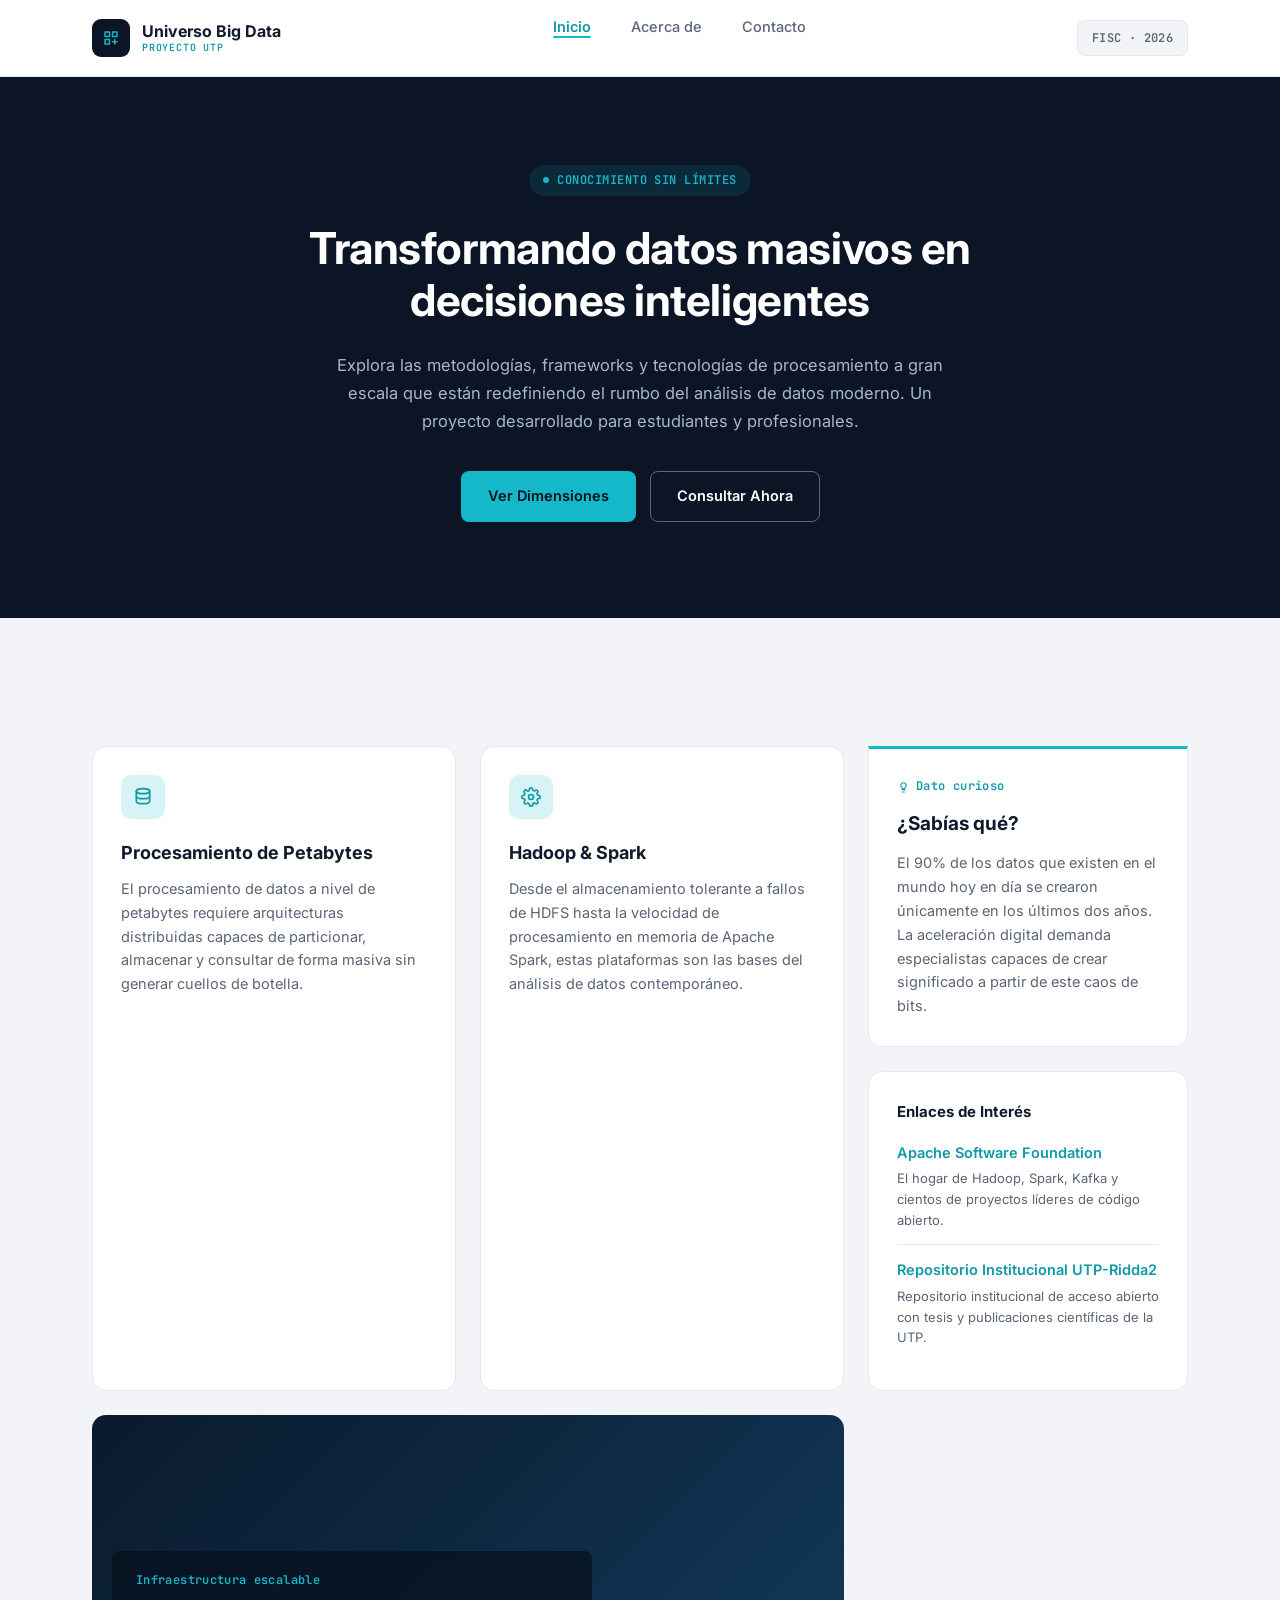
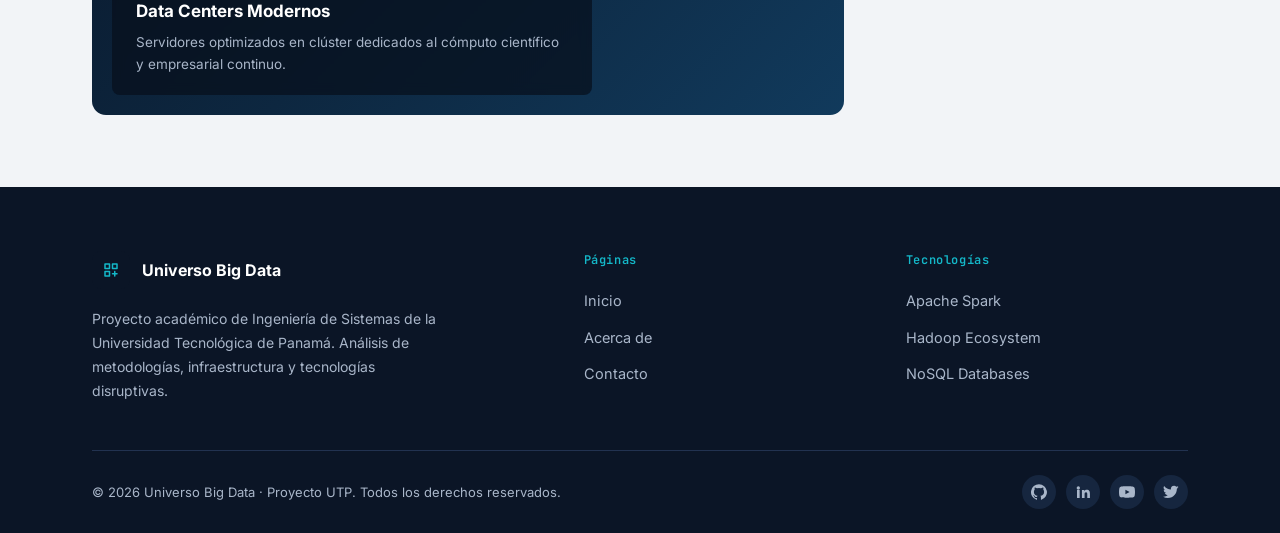
<file: index.html>
<!DOCTYPE html>
<html lang="es">
<head>
<meta charset="UTF-8">
<meta http-equiv="refresh" content="0; url=html/index.html">
<title>Universo Big Data</title>
</head>
<body>
  <p>Redirigiendo… si no ocurre automáticamente, <a href="html/index.html">haz clic aquí</a>.</p>
  <script>window.location.replace("html/index.html");</script>
</body>
</html>
</file>
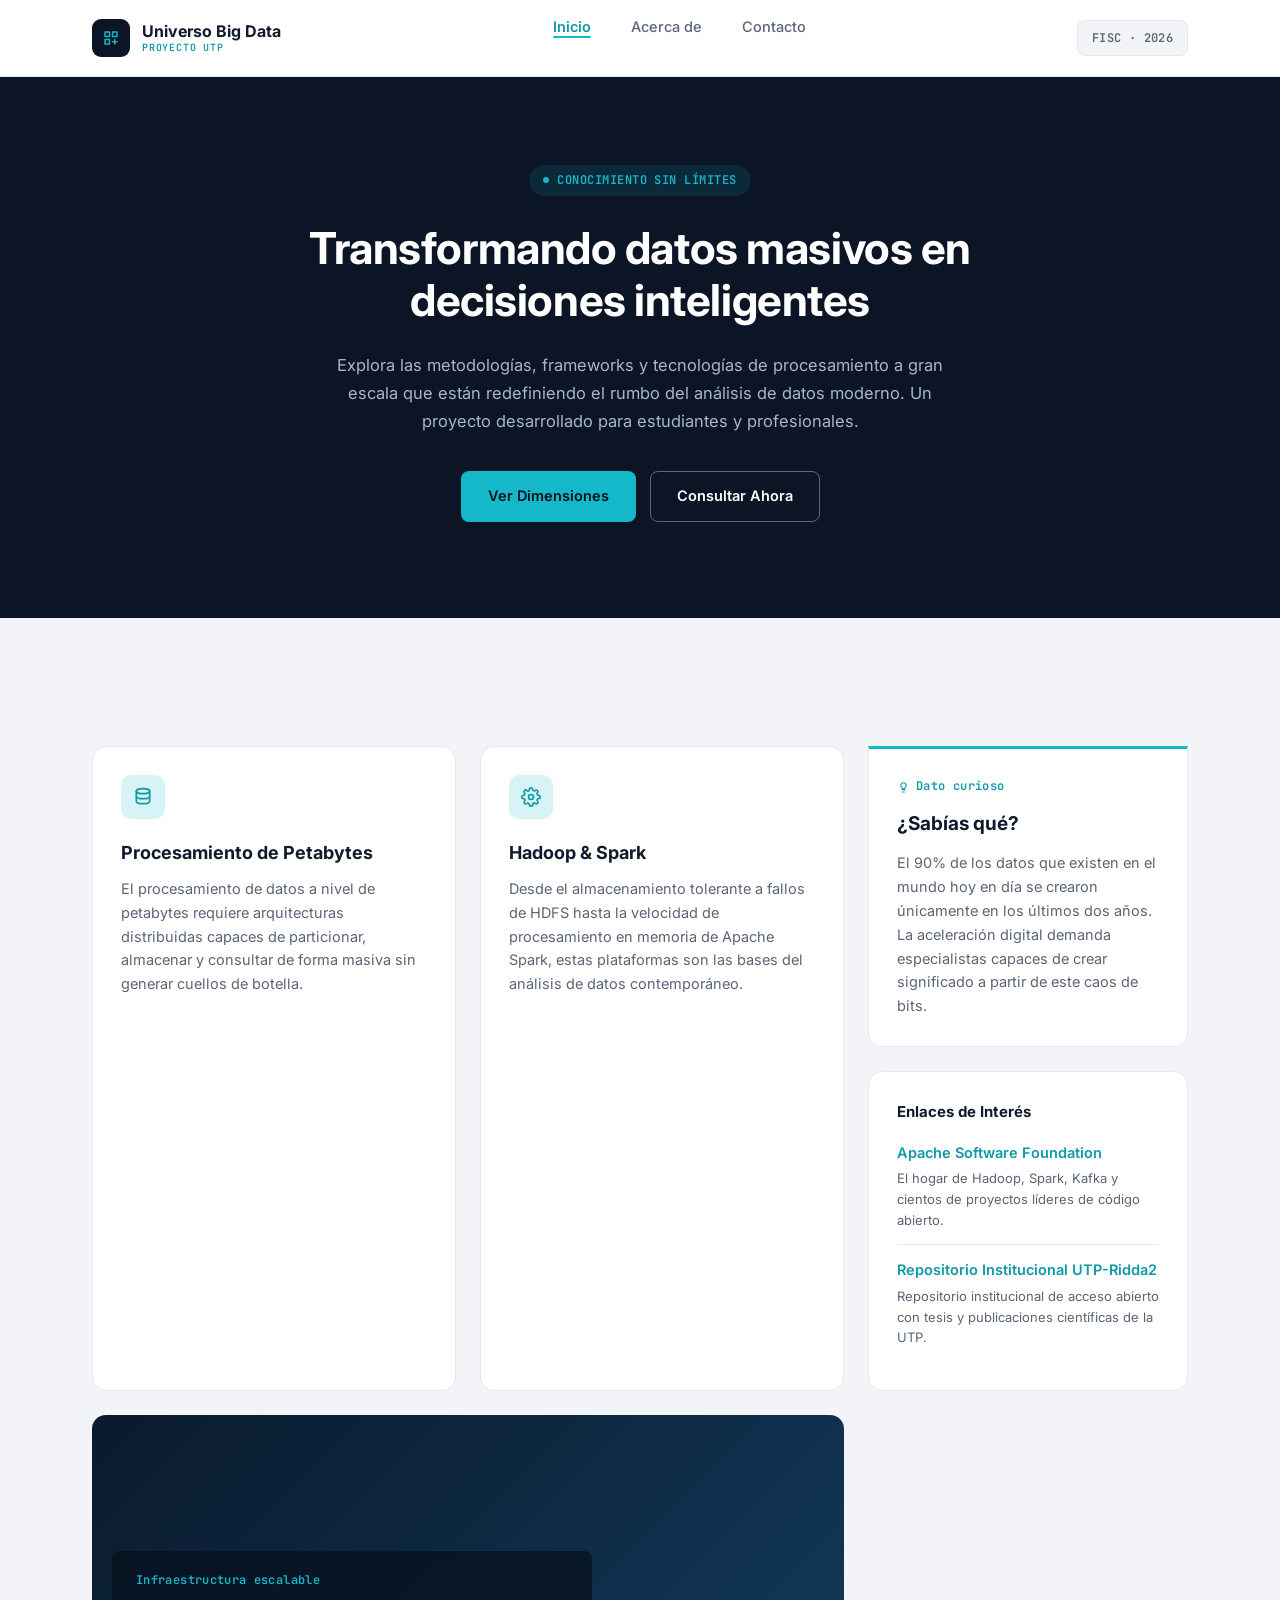
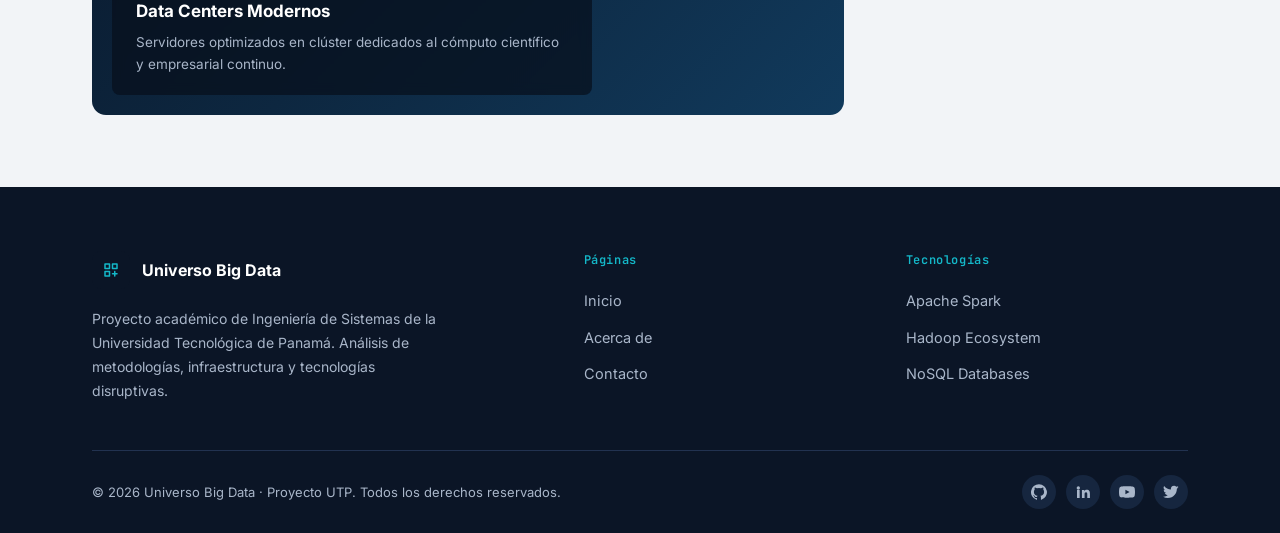
<file: html/index.html>
<!DOCTYPE html>
<html lang="es">
<head>
<meta charset="UTF-8">
<meta name="viewport" content="width=device-width, initial-scale=1.0">
<title>Universo Big Data · Inicio</title>
<link rel="stylesheet" href="../css/style.css">
</head>
<body>

<header class="site-header">
  <div class="wrap">
    <a href="index.html" class="brand">
      <span class="brand-mark">
        <svg viewBox="0 0 24 24" fill="none" stroke="#14b8c9" stroke-width="2" stroke-linecap="round" stroke-linejoin="round"><path d="M4 4h6v6H4z"/><path d="M14 4h6v6h-6z"/><path d="M4 14h6v6H4z"/><path d="M17 14v6M14 17h6"/></svg>
      </span>
      <span class="brand-text">
        <span class="name">Universo Big Data</span>
        <span class="sub">PROYECTO UTP</span>
      </span>
    </a>

    <nav class="main-nav">
      <a href="index.html" class="active">Inicio</a>
      <a href="acerca.html">Acerca de</a>
      <a href="contacto.html">Contacto</a>
    </nav>

    <div style="display:flex; align-items:center; gap:14px;">
      <span class="header-badge">FISC · 2026</span>
      <button class="nav-toggle" aria-label="Abrir menú" aria-expanded="false">
        <svg viewBox="0 0 24 24" fill="none" stroke="currentColor" stroke-width="2" stroke-linecap="round"><line x1="3" y1="6" x2="21" y2="6"/><line x1="3" y1="12" x2="21" y2="12"/><line x1="3" y1="18" x2="21" y2="18"/></svg>
      </button>
    </div>
  </div>
</header>

<section class="hero">
  <div class="wrap">
    <span class="eyebrow eyebrow--on-dark">Conocimiento sin límites</span>
    <h1>Transformando datos masivos en decisiones inteligentes</h1>
    <p>Explora las metodologías, frameworks y tecnologías de procesamiento a gran escala que están redefiniendo el rumbo del análisis de datos moderno. Un proyecto desarrollado para estudiantes y profesionales.</p>
    <div class="hero-actions">
      <a href="acerca.html" class="btn btn-primary">Ver Dimensiones</a>
      <a href="contacto.html" class="btn btn-outline-dark">Consultar Ahora</a>
    </div>
  </div>
</section>

<section class="section">
  <div class="wrap">
    <div class="grid-main">

      <article class="card">
        <div class="card-icon">
          <svg viewBox="0 0 24 24" fill="none" stroke="currentColor" stroke-width="2" stroke-linecap="round" stroke-linejoin="round"><ellipse cx="12" cy="5" rx="8" ry="3"/><path d="M4 5v6c0 1.7 3.6 3 8 3s8-1.3 8-3V5"/><path d="M4 11v6c0 1.7 3.6 3 8 3s8-1.3 8-3v-6"/></svg>
        </div>
        <h3>Procesamiento de Petabytes</h3>
        <p>El procesamiento de datos a nivel de petabytes requiere arquitecturas distribuidas capaces de particionar, almacenar y consultar de forma masiva sin generar cuellos de botella.</p>
      </article>

      <article class="card">
        <div class="card-icon">
          <svg viewBox="0 0 24 24" fill="none" stroke="currentColor" stroke-width="2" stroke-linecap="round" stroke-linejoin="round"><circle cx="12" cy="12" r="3"/><path d="M19.4 15a1.65 1.65 0 0 0 .33 1.82l.06.06a2 2 0 1 1-2.83 2.83l-.06-.06a1.65 1.65 0 0 0-1.82-.33 1.65 1.65 0 0 0-1 1.51V21a2 2 0 0 1-4 0v-.09A1.65 1.65 0 0 0 9 19.4a1.65 1.65 0 0 0-1.82.33l-.06.06a2 2 0 1 1-2.83-2.83l.06-.06a1.65 1.65 0 0 0 .33-1.82 1.65 1.65 0 0 0-1.51-1H3a2 2 0 0 1 0-4h.09A1.65 1.65 0 0 0 4.6 9a1.65 1.65 0 0 0-.33-1.82l-.06-.06a2 2 0 1 1 2.83-2.83l.06.06a1.65 1.65 0 0 0 1.82.33H9a1.65 1.65 0 0 0 1-1.51V3a2 2 0 0 1 4 0v.09a1.65 1.65 0 0 0 1 1.51 1.65 1.65 0 0 0 1.82-.33l.06-.06a2 2 0 1 1 2.83 2.83l-.06.06a1.65 1.65 0 0 0-.33 1.82V9a1.65 1.65 0 0 0 1.51 1H21a2 2 0 0 1 0 4h-.09a1.65 1.65 0 0 0-1.51 1z"/></svg>
        </div>
        <h3>Hadoop &amp; Spark</h3>
        <p>Desde el almacenamiento tolerante a fallos de HDFS hasta la velocidad de procesamiento en memoria de Apache Spark, estas plataformas son las bases del análisis de datos contemporáneo.</p>
      </article>

      <aside class="side-stack">
        <article class="card card--accent">
          <span class="tag">
            <svg width="13" height="13" viewBox="0 0 24 24" fill="none" stroke="currentColor" stroke-width="2" stroke-linecap="round" stroke-linejoin="round"><path d="M9 18h6M10 22h4M15.09 14A5 5 0 1 0 9 14c.5.5 1 1.3 1 2h4c0-.7.5-1.5 1-2z"/></svg>
            Dato curioso
          </span>
          <h3>¿Sabías qué?</h3>
          <p>El 90% de los datos que existen en el mundo hoy en día se crearon únicamente en los últimos dos años. La aceleración digital demanda especialistas capaces de crear significado a partir de este caos de bits.</p>
        </article>

        <article class="card links-card">
          <h3>Enlaces de Interés</h3>
          <div class="link-item">
            <a href="https://www.apache.org/" target="_blank" rel="noopener">Apache Software Foundation</a>
            <p>El hogar de Hadoop, Spark, Kafka y cientos de proyectos líderes de código abierto.</p>
          </div>
          <div class="link-item">
            <a href="https://ridda2.utp.ac.pa/" target="_blank" rel="noopener">Repositorio Institucional UTP-Ridda2</a>
            <p>Repositorio institucional de acceso abierto con tesis y publicaciones científicas de la UTP.</p>
          </div>
        </article>
      </aside>

      <div class="feature-media">
        <svg class="bg-pattern" viewBox="0 0 600 320" preserveAspectRatio="xMidYMid slice" xmlns="http://www.w3.org/2000/svg">
          <defs>
            <linearGradient id="rack" x1="0" y1="0" x2="0" y2="1">
              <stop offset="0%" stop-color="#14b8c9" stop-opacity="0.5"/>
              <stop offset="100%" stop-color="#14b8c9" stop-opacity="0"/>
            </linearGradient>
          </defs>
          <g stroke="url(#rack)" stroke-width="2">
            <line x1="40" y1="0" x2="40" y2="320"/>
            <line x1="110" y1="0" x2="110" y2="320"/>
            <line x1="180" y1="0" x2="180" y2="320"/>
            <line x1="250" y1="0" x2="250" y2="320"/>
            <line x1="320" y1="0" x2="320" y2="320"/>
            <line x1="390" y1="0" x2="390" y2="320"/>
            <line x1="460" y1="0" x2="460" y2="320"/>
            <line x1="530" y1="0" x2="530" y2="320"/>
          </g>
        </svg>
        <div class="feature-caption">
          <span class="tag">Infraestructura escalable</span>
          <h3>Data Centers Modernos</h3>
          <p>Servidores optimizados en clúster dedicados al cómputo científico y empresarial continuo.</p>
        </div>
      </div>

    </div>
  </div>
</section>

<footer class="site-footer">
  <div class="wrap">
    <div class="footer-top">
      <div class="footer-brand">
        <a href="index.html" class="brand">
          <span class="brand-mark">
            <svg viewBox="0 0 24 24" fill="none" stroke="#14b8c9" stroke-width="2" stroke-linecap="round" stroke-linejoin="round"><path d="M4 4h6v6H4z"/><path d="M14 4h6v6h-6z"/><path d="M4 14h6v6H4z"/><path d="M17 14v6M14 17h6"/></svg>
          </span>
          <span class="brand-text">
            <span class="name">Universo Big Data</span>
          </span>
        </a>
        <p>Proyecto académico de Ingeniería de Sistemas de la Universidad Tecnológica de Panamá. Análisis de metodologías, infraestructura y tecnologías disruptivas.</p>
      </div>

      <div class="footer-col">
        <h4>Páginas</h4>
        <ul>
          <li><a href="index.html">Inicio</a></li>
          <li><a href="acerca.html">Acerca de</a></li>
          <li><a href="contacto.html">Contacto</a></li>
        </ul>
      </div>

      <div class="footer-col">
        <h4>Tecnologías</h4>
        <ul>
          <li><a href="#">Apache Spark</a></li>
          <li><a href="#">Hadoop Ecosystem</a></li>
          <li><a href="#">NoSQL Databases</a></li>
        </ul>
      </div>
    </div>

    <div class="footer-bottom">
      <p>© 2026 Universo Big Data · Proyecto UTP. Todos los derechos reservados.</p>
      <div class="social-links">
        <a href="#" aria-label="GitHub"><svg viewBox="0 0 24 24" fill="currentColor"><path d="M12 .3a12 12 0 0 0-3.8 23.4c.6.1.8-.3.8-.6v-2c-3.3.7-4-1.6-4-1.6-.6-1.4-1.3-1.8-1.3-1.8-1.1-.7.1-.7.1-.7 1.2.1 1.8 1.2 1.8 1.2 1 1.8 2.8 1.3 3.5 1 .1-.8.4-1.3.8-1.6-2.7-.3-5.5-1.3-5.5-6a4.6 4.6 0 0 1 1.2-3.2 4.3 4.3 0 0 1 .1-3.2s1-.3 3.3 1.2a11.5 11.5 0 0 1 6 0c2.3-1.5 3.3-1.2 3.3-1.2a4.3 4.3 0 0 1 .1 3.2 4.6 4.6 0 0 1 1.2 3.2c0 4.7-2.8 5.7-5.5 6 .4.4.8 1.1.8 2.2v3.3c0 .3.2.7.8.6A12 12 0 0 0 12 .3Z"/></svg></a>
        <a href="#" aria-label="LinkedIn"><svg viewBox="0 0 24 24" fill="currentColor"><path d="M4.98 3.5a2.5 2.5 0 1 1 0 5 2.5 2.5 0 0 1 0-5ZM3 9h4v12H3V9Zm7 0h3.8v1.7h.05c.53-1 1.83-2 3.77-2 4.03 0 4.78 2.66 4.78 6.12V21h-4v-5.6c0-1.34-.02-3.06-1.87-3.06-1.87 0-2.15 1.46-2.15 2.96V21h-4V9Z"/></svg></a>
        <a href="#" aria-label="YouTube"><svg viewBox="0 0 24 24" fill="currentColor"><path d="M23.5 6.2a3 3 0 0 0-2.1-2.1C19.5 3.5 12 3.5 12 3.5s-7.5 0-9.4.6A3 3 0 0 0 .5 6.2 31 31 0 0 0 0 12a31 31 0 0 0 .5 5.8 3 3 0 0 0 2.1 2.1c1.9.6 9.4.6 9.4.6s7.5 0 9.4-.6a3 3 0 0 0 2.1-2.1A31 31 0 0 0 24 12a31 31 0 0 0-.5-5.8ZM9.6 15.5v-7l6.3 3.5-6.3 3.5Z"/></svg></a>
        <a href="#" aria-label="Twitter"><svg viewBox="0 0 24 24" fill="currentColor"><path d="M23.6 4.6a9.6 9.6 0 0 1-2.7.75A4.7 4.7 0 0 0 23 2.9a9.5 9.5 0 0 1-3 1.14 4.7 4.7 0 0 0-8 4.3A13.4 13.4 0 0 1 1.7 3.1a4.7 4.7 0 0 0 1.46 6.3 4.7 4.7 0 0 1-2.14-.6v.06a4.7 4.7 0 0 0 3.77 4.6 4.7 4.7 0 0 1-2.13.08 4.7 4.7 0 0 0 4.4 3.27A9.5 9.5 0 0 1 0 19a13.4 13.4 0 0 0 7.3 2.14c8.7 0 13.5-7.2 13.5-13.5v-.6a9.6 9.6 0 0 0 2.4-2.5Z"/></svg></a>
      </div>
    </div>
  </div>
</footer>

<script src="../js/script.js"></script>
</body>
</html>
</file>
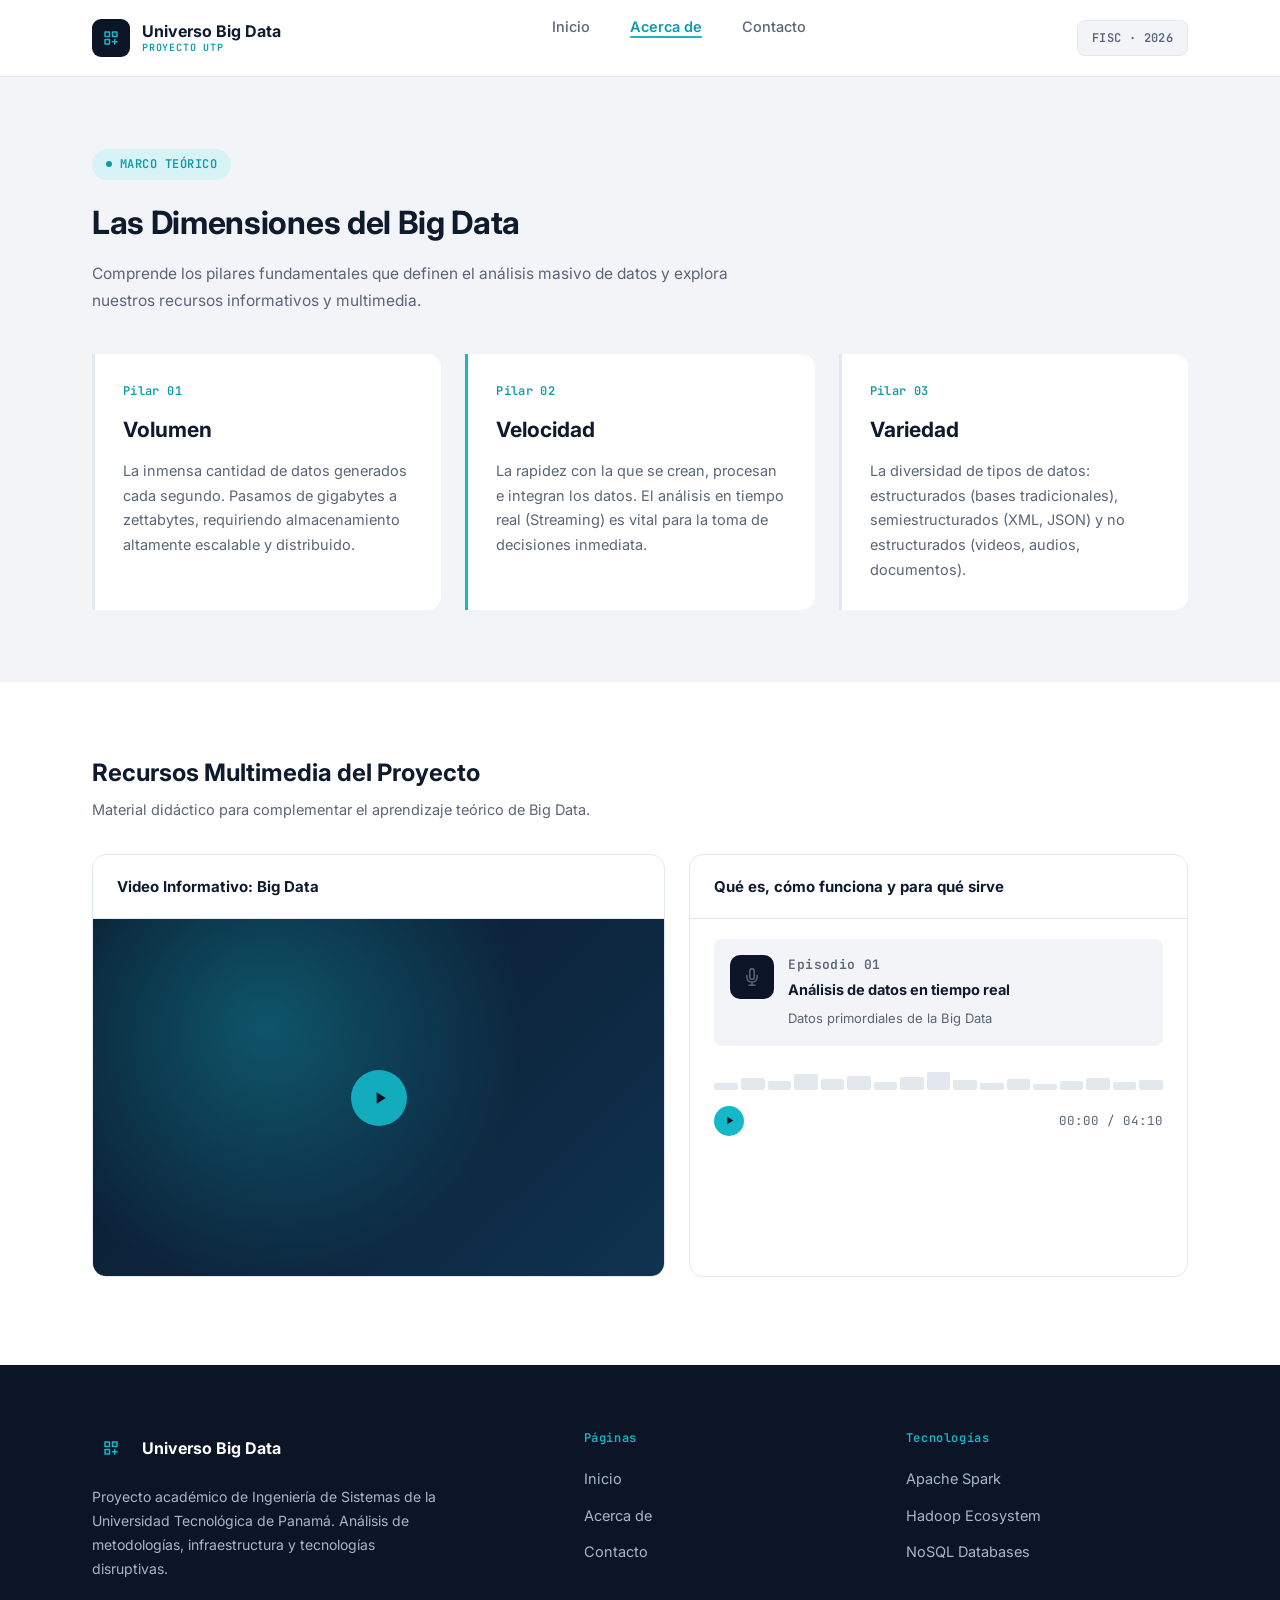
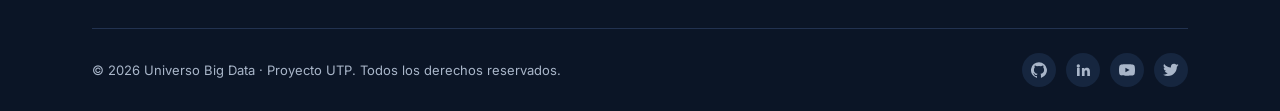
<file: html/acerca.html>
<!DOCTYPE html>
<html lang="es">
<head>
<meta charset="UTF-8">
<meta name="viewport" content="width=device-width, initial-scale=1.0">
<title>Universo Big Data · Acerca de</title>
<link rel="stylesheet" href="../css/style.css">
</head>
<body>

<header class="site-header">
  <div class="wrap">
    <a href="index.html" class="brand">
      <span class="brand-mark">
        <svg viewBox="0 0 24 24" fill="none" stroke="#14b8c9" stroke-width="2" stroke-linecap="round" stroke-linejoin="round"><path d="M4 4h6v6H4z"/><path d="M14 4h6v6h-6z"/><path d="M4 14h6v6H4z"/><path d="M17 14v6M14 17h6"/></svg>
      </span>
      <span class="brand-text">
        <span class="name">Universo Big Data</span>
        <span class="sub">PROYECTO UTP</span>
      </span>
    </a>

    <nav class="main-nav">
      <a href="index.html">Inicio</a>
      <a href="acerca.html" class="active">Acerca de</a>
      <a href="contacto.html">Contacto</a>
    </nav>

    <div style="display:flex; align-items:center; gap:14px;">
      <span class="header-badge">FISC · 2026</span>
      <button class="nav-toggle" aria-label="Abrir menú" aria-expanded="false">
        <svg viewBox="0 0 24 24" fill="none" stroke="currentColor" stroke-width="2" stroke-linecap="round"><line x1="3" y1="6" x2="21" y2="6"/><line x1="3" y1="12" x2="21" y2="12"/><line x1="3" y1="18" x2="21" y2="18"/></svg>
      </button>
    </div>
  </div>
</header>

<section class="section">
  <div class="wrap">
    <div class="section-head">
      <span class="eyebrow eyebrow--on-light">Marco teórico</span>
      <h1>Las Dimensiones del Big Data</h1>
      <p>Comprende los pilares fundamentales que definen el análisis masivo de datos y explora nuestros recursos informativos y multimedia.</p>
    </div>

    <div class="pillars">
      <article class="pillar">
        <span class="tag">Pilar 01</span>
        <h3>Volumen</h3>
        <p>La inmensa cantidad de datos generados cada segundo. Pasamos de gigabytes a zettabytes, requiriendo almacenamiento altamente escalable y distribuido.</p>
      </article>

      <article class="pillar">
        <span class="tag">Pilar 02</span>
        <h3>Velocidad</h3>
        <p>La rapidez con la que se crean, procesan e integran los datos. El análisis en tiempo real (Streaming) es vital para la toma de decisiones inmediata.</p>
      </article>

      <article class="pillar">
        <span class="tag">Pilar 03</span>
        <h3>Variedad</h3>
        <p>La diversidad de tipos de datos: estructurados (bases tradicionales), semiestructurados (XML, JSON) y no estructurados (videos, audios, documentos).</p>
      </article>
    </div>
  </div>
</section>

<section class="section--white">
  <div class="wrap">
    <div class="media-head">
      <h2>Recursos Multimedia del Proyecto</h2>
      <p>Material didáctico para complementar el aprendizaje teórico de Big Data.</p>
    </div>

    <div class="media-grid">

      <article class="media-card">
        <div class="media-card-head">Video Informativo: Big Data </div>
        <div class="video-thumb" data-yt-id="M26iIqmqWkI">
          <button class="play-btn" aria-label="Reproducir video">
            <svg viewBox="0 0 24 24" fill="currentColor"><path d="M8 5v14l11-7z"/></svg>
          </button>
        </div>
      </article>

      <article class="media-card">
        <div class="media-card-head">Qué es, cómo funciona y para qué sirve</div>
        <div class="podcast-body">
          <div class="podcast-episode">
            <span class="podcast-icon">
              <svg viewBox="0 0 24 24" fill="none" stroke="currentColor" stroke-width="2" stroke-linecap="round" stroke-linejoin="round"><path d="M12 1a3 3 0 0 0-3 3v8a3 3 0 0 0 6 0V4a3 3 0 0 0-3-3z"/><path d="M19 10v2a7 7 0 0 1-14 0v-2M12 19v4M8 23h8"/></svg>
            </span>
            <div>
              <span class="tag">Episodio 01</span>
              <h4>Análisis de datos en tiempo real</h4>
              <span>Datos primordiales de la Big Data</span>
            </div>
          </div>

          <div class="waveform" id="podcastWaveform" role="slider" tabindex="0"
               aria-label="Barra de progreso del episodio. Haz clic o usa las flechas para saltar a un punto."
               aria-valuemin="0" aria-valuemax="100" aria-valuenow="0">
            <span style="height:35%"></span>
            <span style="height:60%"></span>
            <span style="height:45%"></span>
            <span style="height:80%"></span>
            <span style="height:55%"></span>
            <span style="height:70%"></span>
            <span style="height:40%"></span>
            <span style="height:65%"></span>
            <span style="height:90%"></span>
            <span style="height:50%"></span>
            <span style="height:35%"></span>
            <span style="height:55%"></span>
            <span style="height:30%"></span>
            <span style="height:45%"></span>
            <span style="height:60%"></span>
            <span style="height:38%"></span>
            <span style="height:50%"></span>
          </div>

          <div class="podcast-progress">
            <button aria-label="Reproducir episodio" id="podcastPlayBtn">
              <svg viewBox="0 0 24 24" fill="currentColor"><path d="M8 5v14l11-7z"/></svg>
            </button>
            <span class="time" id="podcastTime">00:00 / 04:10</span>
          </div>

          <audio id="podcastAudio" src="../img/que-es-como-funciona.mp3" preload="metadata"></audio>
        </div>
      </article>

    </div>
  </div>
</section>

<footer class="site-footer">
  <div class="wrap">
    <div class="footer-top">
      <div class="footer-brand">
        <a href="index.html" class="brand">
          <span class="brand-mark">
            <svg viewBox="0 0 24 24" fill="none" stroke="#14b8c9" stroke-width="2" stroke-linecap="round" stroke-linejoin="round"><path d="M4 4h6v6H4z"/><path d="M14 4h6v6h-6z"/><path d="M4 14h6v6H4z"/><path d="M17 14v6M14 17h6"/></svg>
          </span>
          <span class="brand-text">
            <span class="name">Universo Big Data</span>
          </span>
        </a>
        <p>Proyecto académico de Ingeniería de Sistemas de la Universidad Tecnológica de Panamá. Análisis de metodologías, infraestructura y tecnologías disruptivas.</p>
      </div>

      <div class="footer-col">
        <h4>Páginas</h4>
        <ul>
          <li><a href="index.html">Inicio</a></li>
          <li><a href="acerca.html">Acerca de</a></li>
          <li><a href="contacto.html">Contacto</a></li>
        </ul>
      </div>

      <div class="footer-col">
        <h4>Tecnologías</h4>
        <ul>
          <li><a href="#">Apache Spark</a></li>
          <li><a href="#">Hadoop Ecosystem</a></li>
          <li><a href="#">NoSQL Databases</a></li>
        </ul>
      </div>
    </div>

    <div class="footer-bottom">
      <p>© 2026 Universo Big Data · Proyecto UTP. Todos los derechos reservados.</p>
      <div class="social-links">
        <a href="#" aria-label="GitHub"><svg viewBox="0 0 24 24" fill="currentColor"><path d="M12 .3a12 12 0 0 0-3.8 23.4c.6.1.8-.3.8-.6v-2c-3.3.7-4-1.6-4-1.6-.6-1.4-1.3-1.8-1.3-1.8-1.1-.7.1-.7.1-.7 1.2.1 1.8 1.2 1.8 1.2 1 1.8 2.8 1.3 3.5 1 .1-.8.4-1.3.8-1.6-2.7-.3-5.5-1.3-5.5-6a4.6 4.6 0 0 1 1.2-3.2 4.3 4.3 0 0 1 .1-3.2s1-.3 3.3 1.2a11.5 11.5 0 0 1 6 0c2.3-1.5 3.3-1.2 3.3-1.2a4.3 4.3 0 0 1 .1 3.2 4.6 4.6 0 0 1 1.2 3.2c0 4.7-2.8 5.7-5.5 6 .4.4.8 1.1.8 2.2v3.3c0 .3.2.7.8.6A12 12 0 0 0 12 .3Z"/></svg></a>
        <a href="#" aria-label="LinkedIn"><svg viewBox="0 0 24 24" fill="currentColor"><path d="M4.98 3.5a2.5 2.5 0 1 1 0 5 2.5 2.5 0 0 1 0-5ZM3 9h4v12H3V9Zm7 0h3.8v1.7h.05c.53-1 1.83-2 3.77-2 4.03 0 4.78 2.66 4.78 6.12V21h-4v-5.6c0-1.34-.02-3.06-1.87-3.06-1.87 0-2.15 1.46-2.15 2.96V21h-4V9Z"/></svg></a>
        <a href="#" aria-label="YouTube"><svg viewBox="0 0 24 24" fill="currentColor"><path d="M23.5 6.2a3 3 0 0 0-2.1-2.1C19.5 3.5 12 3.5 12 3.5s-7.5 0-9.4.6A3 3 0 0 0 .5 6.2 31 31 0 0 0 0 12a31 31 0 0 0 .5 5.8 3 3 0 0 0 2.1 2.1c1.9.6 9.4.6 9.4.6s7.5 0 9.4-.6a3 3 0 0 0 2.1-2.1A31 31 0 0 0 24 12a31 31 0 0 0-.5-5.8ZM9.6 15.5v-7l6.3 3.5-6.3 3.5Z"/></svg></a>
        <a href="#" aria-label="Twitter"><svg viewBox="0 0 24 24" fill="currentColor"><path d="M23.6 4.6a9.6 9.6 0 0 1-2.7.75A4.7 4.7 0 0 0 23 2.9a9.5 9.5 0 0 1-3 1.14 4.7 4.7 0 0 0-8 4.3A13.4 13.4 0 0 1 1.7 3.1a4.7 4.7 0 0 0 1.46 6.3 4.7 4.7 0 0 1-2.14-.6v.06a4.7 4.7 0 0 0 3.77 4.6 4.7 4.7 0 0 1-2.13.08 4.7 4.7 0 0 0 4.4 3.27A9.5 9.5 0 0 1 0 19a13.4 13.4 0 0 0 7.3 2.14c8.7 0 13.5-7.2 13.5-13.5v-.6a9.6 9.6 0 0 0 2.4-2.5Z"/></svg></a>
      </div>
    </div>
  </div>
</footer>

<script src="../js/script.js"></script>
</body>
</html>
</file>
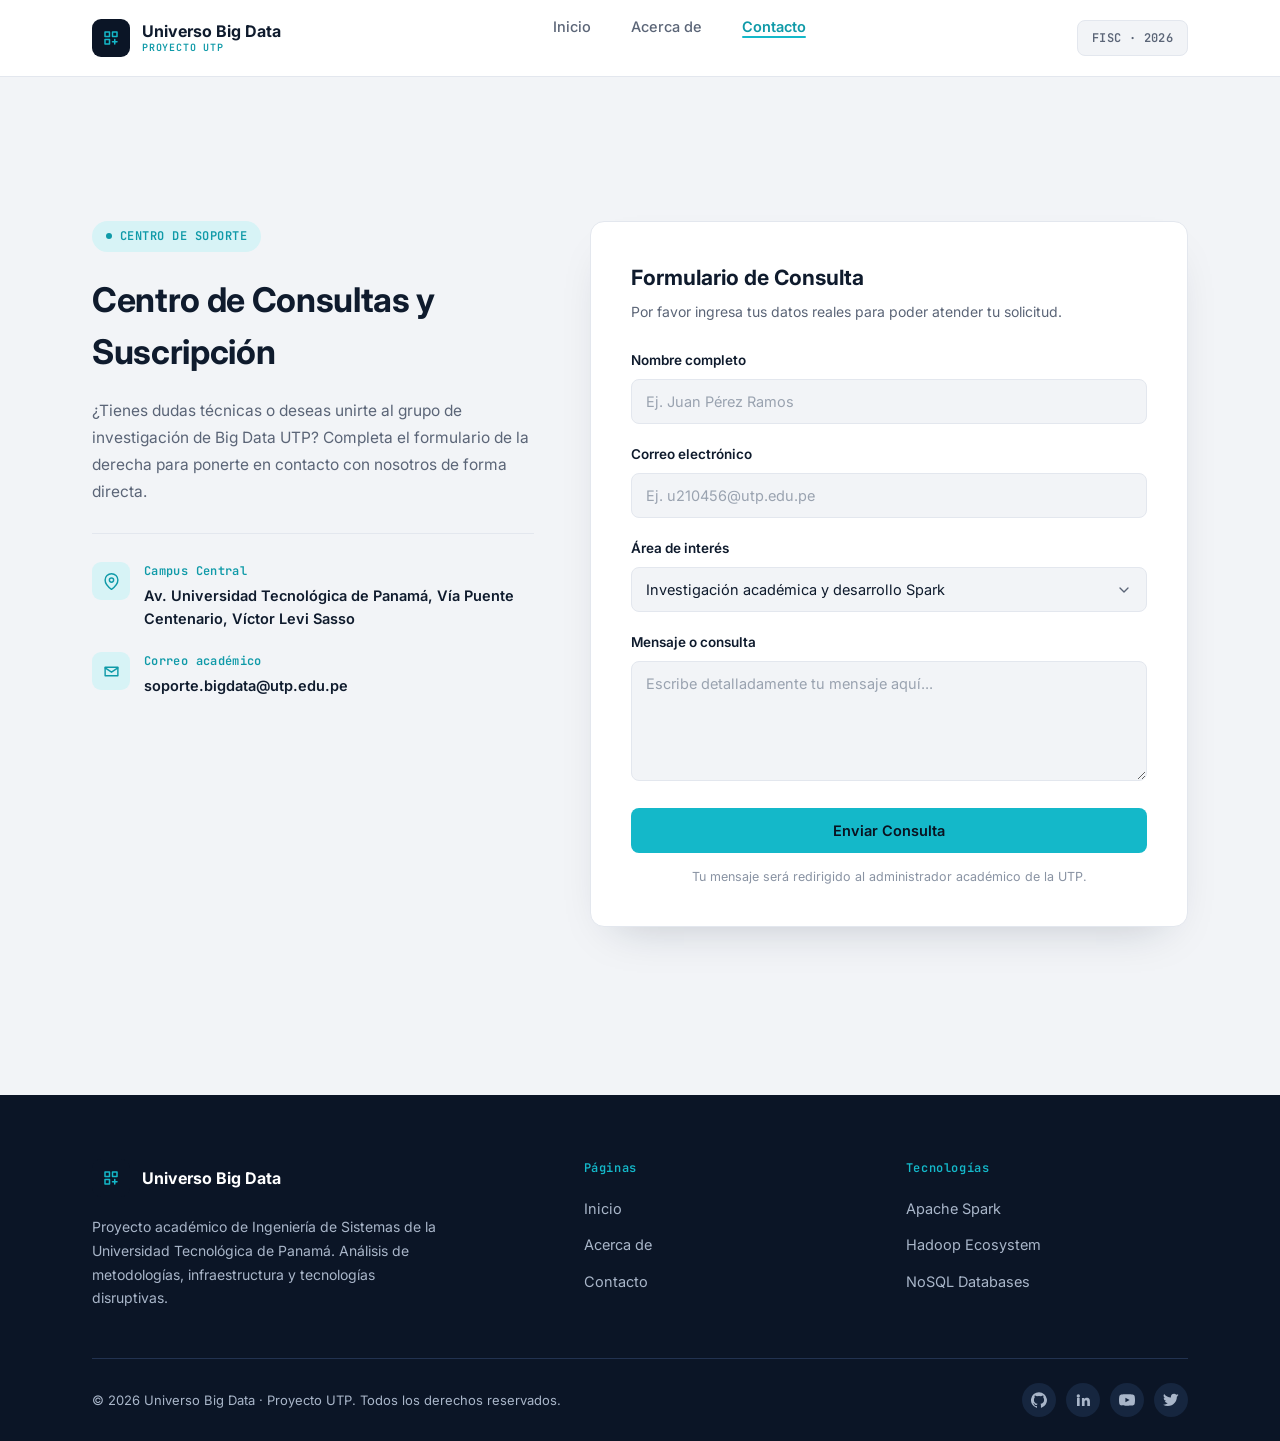
<file: html/contacto.html>
<!DOCTYPE html>
<html lang="es">
<head>
<meta charset="UTF-8">
<meta name="viewport" content="width=device-width, initial-scale=1.0">
<title>Universo Big Data · Contacto</title>
<link rel="stylesheet" href="../css/style.css">
</head>
<body>

<header class="site-header">
  <div class="wrap">
    <a href="index.html" class="brand">
      <span class="brand-mark">
        <svg viewBox="0 0 24 24" fill="none" stroke="#14b8c9" stroke-width="2" stroke-linecap="round" stroke-linejoin="round"><path d="M4 4h6v6H4z"/><path d="M14 4h6v6h-6z"/><path d="M4 14h6v6H4z"/><path d="M17 14v6M14 17h6"/></svg>
      </span>
      <span class="brand-text">
        <span class="name">Universo Big Data</span>
        <span class="sub">PROYECTO UTP</span>
      </span>
    </a>

    <nav class="main-nav">
      <a href="index.html">Inicio</a>
      <a href="acerca.html">Acerca de</a>
      <a href="contacto.html" class="active">Contacto</a>
    </nav>

    <div style="display:flex; align-items:center; gap:14px;">
      <span class="header-badge">FISC · 2026</span>
      <button class="nav-toggle" aria-label="Abrir menú" aria-expanded="false">
        <svg viewBox="0 0 24 24" fill="none" stroke="currentColor" stroke-width="2" stroke-linecap="round"><line x1="3" y1="6" x2="21" y2="6"/><line x1="3" y1="12" x2="21" y2="12"/><line x1="3" y1="18" x2="21" y2="18"/></svg>
      </button>
    </div>
  </div>
</header>

<section class="section">
  <div class="wrap">
    <div class="contact-layout">

      <div class="contact-info">
        <span class="eyebrow eyebrow--on-light">Centro de soporte</span>
        <h1>Centro de Consultas y Suscripción</h1>
        <p>¿Tienes dudas técnicas o deseas unirte al grupo de investigación de Big Data UTP? Completa el formulario de la derecha para ponerte en contacto con nosotros de forma directa.</p>

        <hr class="contact-divider">

        <div class="contact-detail">
          <span class="contact-detail-icon">
            <svg viewBox="0 0 24 24" fill="none" stroke="currentColor" stroke-width="2" stroke-linecap="round" stroke-linejoin="round"><path d="M21 10c0 7-9 13-9 13s-9-6-9-13a9 9 0 0 1 18 0z"/><circle cx="12" cy="10" r="3"/></svg>
          </span>
          <div>
            <span class="tag">Campus Central</span>
            <p>Av. Universidad Tecnológica de Panamá, Vía Puente Centenario, Víctor Levi Sasso</p>
          </div>
        </div>

        <div class="contact-detail">
          <span class="contact-detail-icon">
            <svg viewBox="0 0 24 24" fill="none" stroke="currentColor" stroke-width="2" stroke-linecap="round" stroke-linejoin="round"><path d="M4 4h16v16H4z" opacity="0"/><path d="M3 6h18v12H3z"/><path d="m3 7 9 6 9-6"/></svg>
          </span>
          <div>
            <span class="tag">Correo académico</span>
            <p>soporte.bigdata@utp.edu.pe</p>
          </div>
        </div>
      </div>

      <div class="contact-form-card">
        <h2>Formulario de Consulta</h2>
        <p>Por favor ingresa tus datos reales para poder atender tu solicitud.</p>

        <form novalidate>
          <div class="field">
            <label for="nombre">Nombre completo</label>
            <input type="text" id="nombre" name="nombre" placeholder="Ej. Juan Pérez Ramos" required>
          </div>

          <div class="field">
            <label for="correo">Correo electrónico</label>
            <input type="email" id="correo" name="correo" placeholder="Ej. u210456@utp.edu.pe" required>
          </div>

          <div class="field">
            <label for="area">Área de interés</label>
            <select id="area" name="area" required>
              <option>Investigación académica y desarrollo Spark</option>
              <option>Infraestructura y administración de clústeres</option>
              <option>Bases de datos NoSQL</option>
              <option>Ciencia de datos e Inteligencia Artificial</option>
              <option>Otro</option>
            </select>
          </div>

          <div class="field">
            <label for="mensaje">Mensaje o consulta</label>
            <textarea id="mensaje" name="mensaje" placeholder="Escribe detalladamente tu mensaje aquí..." required></textarea>
          </div>

          <button type="submit" class="btn btn-primary btn-block">Enviar Consulta</button>
          <p class="form-note">Tu mensaje será redirigido al administrador académico de la UTP.</p>
          <p class="form-status" role="status"></p>
        </form>
      </div>

    </div>
  </div>
</section>

<footer class="site-footer">
  <div class="wrap">
    <div class="footer-top">
      <div class="footer-brand">
        <a href="index.html" class="brand">
          <span class="brand-mark">
            <svg viewBox="0 0 24 24" fill="none" stroke="#14b8c9" stroke-width="2" stroke-linecap="round" stroke-linejoin="round"><path d="M4 4h6v6H4z"/><path d="M14 4h6v6h-6z"/><path d="M4 14h6v6H4z"/><path d="M17 14v6M14 17h6"/></svg>
          </span>
          <span class="brand-text">
            <span class="name">Universo Big Data</span>
          </span>
        </a>
        <p>Proyecto académico de Ingeniería de Sistemas de la Universidad Tecnológica de Panamá. Análisis de metodologías, infraestructura y tecnologías disruptivas.</p>
      </div>

      <div class="footer-col">
        <h4>Páginas</h4>
        <ul>
          <li><a href="index.html">Inicio</a></li>
          <li><a href="acerca.html">Acerca de</a></li>
          <li><a href="contacto.html">Contacto</a></li>
        </ul>
      </div>

      <div class="footer-col">
        <h4>Tecnologías</h4>
        <ul>
          <li><a href="#">Apache Spark</a></li>
          <li><a href="#">Hadoop Ecosystem</a></li>
          <li><a href="#">NoSQL Databases</a></li>
        </ul>
      </div>
    </div>

    <div class="footer-bottom">
      <p>© 2026 Universo Big Data · Proyecto UTP. Todos los derechos reservados.</p>
      <div class="social-links">
        <a href="#" aria-label="GitHub"><svg viewBox="0 0 24 24" fill="currentColor"><path d="M12 .3a12 12 0 0 0-3.8 23.4c.6.1.8-.3.8-.6v-2c-3.3.7-4-1.6-4-1.6-.6-1.4-1.3-1.8-1.3-1.8-1.1-.7.1-.7.1-.7 1.2.1 1.8 1.2 1.8 1.2 1 1.8 2.8 1.3 3.5 1 .1-.8.4-1.3.8-1.6-2.7-.3-5.5-1.3-5.5-6a4.6 4.6 0 0 1 1.2-3.2 4.3 4.3 0 0 1 .1-3.2s1-.3 3.3 1.2a11.5 11.5 0 0 1 6 0c2.3-1.5 3.3-1.2 3.3-1.2a4.3 4.3 0 0 1 .1 3.2 4.6 4.6 0 0 1 1.2 3.2c0 4.7-2.8 5.7-5.5 6 .4.4.8 1.1.8 2.2v3.3c0 .3.2.7.8.6A12 12 0 0 0 12 .3Z"/></svg></a>
        <a href="#" aria-label="LinkedIn"><svg viewBox="0 0 24 24" fill="currentColor"><path d="M4.98 3.5a2.5 2.5 0 1 1 0 5 2.5 2.5 0 0 1 0-5ZM3 9h4v12H3V9Zm7 0h3.8v1.7h.05c.53-1 1.83-2 3.77-2 4.03 0 4.78 2.66 4.78 6.12V21h-4v-5.6c0-1.34-.02-3.06-1.87-3.06-1.87 0-2.15 1.46-2.15 2.96V21h-4V9Z"/></svg></a>
        <a href="#" aria-label="YouTube"><svg viewBox="0 0 24 24" fill="currentColor"><path d="M23.5 6.2a3 3 0 0 0-2.1-2.1C19.5 3.5 12 3.5 12 3.5s-7.5 0-9.4.6A3 3 0 0 0 .5 6.2 31 31 0 0 0 0 12a31 31 0 0 0 .5 5.8 3 3 0 0 0 2.1 2.1c1.9.6 9.4.6 9.4.6s7.5 0 9.4-.6a3 3 0 0 0 2.1-2.1A31 31 0 0 0 24 12a31 31 0 0 0-.5-5.8ZM9.6 15.5v-7l6.3 3.5-6.3 3.5Z"/></svg></a>
        <a href="#" aria-label="Twitter"><svg viewBox="0 0 24 24" fill="currentColor"><path d="M23.6 4.6a9.6 9.6 0 0 1-2.7.75A4.7 4.7 0 0 0 23 2.9a9.5 9.5 0 0 1-3 1.14 4.7 4.7 0 0 0-8 4.3A13.4 13.4 0 0 1 1.7 3.1a4.7 4.7 0 0 0 1.46 6.3 4.7 4.7 0 0 1-2.14-.6v.06a4.7 4.7 0 0 0 3.77 4.6 4.7 4.7 0 0 1-2.13.08 4.7 4.7 0 0 0 4.4 3.27A9.5 9.5 0 0 1 0 19a13.4 13.4 0 0 0 7.3 2.14c8.7 0 13.5-7.2 13.5-13.5v-.6a9.6 9.6 0 0 0 2.4-2.5Z"/></svg></a>
      </div>
    </div>
  </div>
</footer>

<script src="../js/script.js"></script>
</body>
</html>
</file>
<file: css/style.css>
/* ==========================================================================
   Universo Big Data — Proyecto UTP
   Hoja de estilos compartida
   ========================================================================== */

@import url('https://fonts.googleapis.com/css2?family=Inter:wght@400;500;600;700;800&family=JetBrains+Mono:wght@500;600&display=swap');

:root {
  /* Color */
  --navy-950: #0a1220;
  --navy-900: #0b1526;
  --navy-800: #101d33;
  --navy-700: #16263f;
  --ink: #0f1b2d;
  --ink-muted: #5b6577;
  --ink-soft: #8993a3;
  --paper: #f2f4f7;
  --paper-alt: #eef1f5;
  --white: #ffffff;
  --line: #e3e7ee;
  --line-dark: #223250;
  --cyan: #14b8c9;
  --cyan-dark: #0f9aa8;
  --cyan-light: #d7f3f6;
  --on-dark-muted: #a9b6c9;

  /* Type */
  --font-base: 'Inter', -apple-system, BlinkMacSystemFont, 'Segoe UI', sans-serif;
  --font-mono: 'JetBrains Mono', 'SFMono-Regular', Consolas, monospace;

  /* Layout */
  --container: 1160px;
  --radius-sm: 8px;
  --radius-md: 14px;
}

* {
  margin: 0;
  padding: 0;
  box-sizing: border-box;
}

html {
  scroll-behavior: smooth;
}

body {
  font-family: var(--font-base);
  color: var(--ink);
  background: var(--white);
  line-height: 1.55;
  -webkit-font-smoothing: antialiased;
}

img {
  max-width: 100%;
  display: block;
}

a {
  color: inherit;
  text-decoration: none;
}

ul {
  list-style: none;
}

button, input, select, textarea {
  font-family: inherit;
  font-size: inherit;
  color: inherit;
}

.wrap {
  max-width: var(--container);
  margin: 0 auto;
  padding: 0 32px;
}

:focus-visible {
  outline: 2px solid var(--cyan);
  outline-offset: 2px;
}

@media (prefers-reduced-motion: reduce) {
  * { animation: none !important; transition: none !important; }
}

/* ---------- Eyebrow / badges ---------- */

.eyebrow {
  display: inline-flex;
  align-items: center;
  gap: 8px;
  font-family: var(--font-mono);
  font-size: 12px;
  font-weight: 600;
  letter-spacing: 0.04em;
  text-transform: uppercase;
  padding: 6px 14px;
  border-radius: 999px;
}

.eyebrow::before {
  content: '';
  width: 6px;
  height: 6px;
  border-radius: 50%;
  background: currentColor;
  flex-shrink: 0;
}

.eyebrow--on-dark {
  background: rgba(20, 184, 201, 0.12);
  color: var(--cyan);
}

.eyebrow--on-light {
  background: var(--cyan-light);
  color: var(--cyan-dark);
}

.tag {
  font-family: var(--font-mono);
  font-size: 12px;
  font-weight: 600;
  letter-spacing: 0.03em;
  color: var(--cyan-dark);
}

/* ---------- Header ---------- */

.site-header {
  background: var(--white);
  border-bottom: 1px solid var(--line);
  position: sticky;
  top: 0;
  z-index: 50;
}

.site-header .wrap {
  height: 76px;
  display: flex;
  align-items: center;
  justify-content: space-between;
  gap: 24px;
}

.brand {
  display: flex;
  align-items: center;
  gap: 12px;
}

.brand-mark {
  width: 38px;
  height: 38px;
  border-radius: 9px;
  background: var(--navy-900);
  display: flex;
  align-items: center;
  justify-content: center;
  flex-shrink: 0;
}

.brand-mark svg {
  width: 18px;
  height: 18px;
}

.brand-text {
  line-height: 1.2;
}

.brand-text .name {
  display: block;
  font-weight: 700;
  font-size: 16px;
  color: var(--ink);
}

.brand-text .sub {
  display: block;
  font-family: var(--font-mono);
  font-size: 10px;
  font-weight: 600;
  letter-spacing: 0.08em;
  color: var(--cyan-dark);
}

.main-nav {
  display: flex;
  align-items: center;
  gap: 40px;
}

.main-nav a {
  position: relative;
  font-size: 14.5px;
  font-weight: 500;
  color: var(--ink-muted);
  padding-bottom: 22px;
}

.main-nav a:hover {
  color: var(--ink);
}

.main-nav a.active {
  color: var(--cyan-dark);
  font-weight: 600;
}

.main-nav a.active::after {
  content: '';
  position: absolute;
  left: 0;
  right: 0;
  bottom: 22px;
  height: 2px;
  background: var(--cyan);
  border-radius: 2px;
}

.header-badge {
  font-family: var(--font-mono);
  font-size: 12px;
  font-weight: 600;
  letter-spacing: 0.03em;
  color: var(--ink-muted);
  background: var(--paper);
  border: 1px solid var(--line);
  padding: 8px 14px;
  border-radius: 8px;
  white-space: nowrap;
}

.nav-toggle {
  display: none;
  background: none;
  border: none;
  cursor: pointer;
  padding: 8px;
}

.nav-toggle svg { width: 22px; height: 22px; }

/* ---------- Buttons ---------- */

.btn {
  display: inline-flex;
  align-items: center;
  justify-content: center;
  gap: 8px;
  font-size: 14.5px;
  font-weight: 600;
  padding: 13px 26px;
  border-radius: var(--radius-sm);
  border: 1px solid transparent;
  cursor: pointer;
  transition: background 0.15s ease, border-color 0.15s ease, color 0.15s ease;
}

.btn-primary {
  background: var(--cyan);
  color: var(--navy-950);
}

.btn-primary:hover {
  background: var(--cyan-dark);
}

.btn-outline-dark {
  background: transparent;
  border-color: rgba(255, 255, 255, 0.35);
  color: var(--white);
}

.btn-outline-dark:hover {
  border-color: var(--white);
  background: rgba(255, 255, 255, 0.06);
}

.btn-block {
  width: 100%;
}

/* ---------- Hero ---------- */

.hero {
  background: var(--navy-900);
  padding: 88px 0 96px;
  text-align: center;
}

.hero .eyebrow {
  margin-bottom: 26px;
}

.hero h1 {
  font-size: 44px;
  font-weight: 700;
  color: var(--white);
  line-height: 1.2;
  max-width: 780px;
  margin: 0 auto 24px;
  letter-spacing: -0.01em;
}

.hero p {
  font-size: 16.5px;
  color: var(--on-dark-muted);
  max-width: 620px;
  margin: 0 auto 36px;
  line-height: 1.7;
}

.hero-actions {
  display: flex;
  align-items: center;
  justify-content: center;
  gap: 14px;
  flex-wrap: wrap;
}

/* ---------- Section (light) ---------- */

.section {
  background: var(--paper);
  padding: 72px 0;
}

.section-head {
  max-width: 640px;
  margin-bottom: 40px;
}

.section-head .eyebrow {
  margin-bottom: 18px;
}

.section-head h1,
.section-head h2 {
  font-size: 32px;
  font-weight: 700;
  color: var(--ink);
  margin-bottom: 14px;
  letter-spacing: -0.01em;
}

.section-head p {
  font-size: 15.5px;
  color: var(--ink-muted);
  line-height: 1.7;
}

/* ---------- Card grid (Inicio) ---------- */

.grid-main {
  display: grid;
  grid-template-columns: 1fr 1fr 320px;
  gap: 24px;
  padding: 56px 0 0;
}

.card {
  background: var(--white);
  border: 1px solid var(--line);
  border-radius: var(--radius-md);
  padding: 28px;
}

.card-icon {
  width: 44px;
  height: 44px;
  border-radius: 10px;
  background: var(--cyan-light);
  color: var(--cyan-dark);
  display: flex;
  align-items: center;
  justify-content: center;
  margin-bottom: 20px;
}

.card-icon svg { width: 20px; height: 20px; }

.card h3 {
  font-size: 18px;
  font-weight: 700;
  margin-bottom: 10px;
  color: var(--ink);
}

.card p {
  font-size: 14.5px;
  color: var(--ink-muted);
  line-height: 1.65;
}

.card--accent {
  border-top: 3px solid var(--cyan);
  border-radius: 0 0 var(--radius-md) var(--radius-md);
}

.card--accent .tag {
  display: flex;
  align-items: center;
  gap: 6px;
  margin-bottom: 14px;
}

.card--accent h3 {
  font-size: 19px;
  margin-bottom: 12px;
}

.side-stack {
  display: flex;
  flex-direction: column;
  gap: 24px;
}

.links-card h3 {
  font-size: 15px;
  font-weight: 700;
  margin-bottom: 18px;
  color: var(--ink);
}

.link-item {
  padding: 14px 0;
  border-top: 1px solid var(--line);
}

.link-item:first-of-type {
  border-top: none;
  padding-top: 0;
}

.link-item a {
  font-size: 14.5px;
  font-weight: 600;
  color: var(--cyan-dark);
  display: block;
  margin-bottom: 4px;
}

.link-item a:hover {
  text-decoration: underline;
}

.link-item p {
  font-size: 13px;
  color: var(--ink-muted);
  line-height: 1.6;
}

/* ---------- Feature image (Inicio) ---------- */

.feature-media {
  grid-column: 1 / 3;
  position: relative;
  border-radius: var(--radius-md);
  overflow: hidden;
  min-height: 300px;
  background: linear-gradient(135deg, #0a1a2e 0%, #0d2740 45%, #113a5c 100%);
  display: flex;
  align-items: flex-end;
}

.feature-media svg.bg-pattern {
  position: absolute;
  inset: 0;
  width: 100%;
  height: 100%;
  opacity: 0.55;
}

.feature-caption {
  position: relative;
  z-index: 2;
  background: rgba(8, 16, 28, 0.72);
  backdrop-filter: blur(6px);
  margin: 20px;
  padding: 20px 24px;
  border-radius: var(--radius-sm);
  max-width: 480px;
}

.feature-caption .tag {
  color: var(--cyan);
  display: block;
  margin-bottom: 8px;
}

.feature-caption h3 {
  color: var(--white);
  font-size: 17px;
  margin-bottom: 8px;
}

.feature-caption p {
  color: var(--on-dark-muted);
  font-size: 13.5px;
  line-height: 1.6;
}

/* ---------- Footer ---------- */

.site-footer {
  background: var(--navy-900);
  padding: 64px 0 0;
}

.footer-top {
  display: grid;
  grid-template-columns: 1.6fr 1fr 1fr;
  gap: 40px;
  padding-bottom: 48px;
}

.footer-brand .brand {
  margin-bottom: 18px;
}

.footer-brand .brand-text .name {
  color: var(--white);
}

.footer-brand p {
  color: var(--on-dark-muted);
  font-size: 14px;
  line-height: 1.7;
  max-width: 360px;
}

.footer-col h4 {
  font-family: var(--font-mono);
  font-size: 12px;
  font-weight: 600;
  letter-spacing: 0.05em;
  color: var(--cyan);
  margin-bottom: 18px;
}

.footer-col ul {
  display: flex;
  flex-direction: column;
  gap: 12px;
}

.footer-col a {
  font-size: 14.5px;
  color: var(--on-dark-muted);
}

.footer-col a:hover {
  color: var(--white);
}

.footer-bottom {
  border-top: 1px solid var(--line-dark);
  padding: 24px 0;
  display: flex;
  align-items: center;
  justify-content: space-between;
  gap: 16px;
  flex-wrap: wrap;
}

.footer-bottom p {
  font-size: 13px;
  color: var(--on-dark-muted);
}

.social-links {
  display: flex;
  gap: 10px;
}

.social-links a {
  width: 34px;
  height: 34px;
  border-radius: 50%;
  background: var(--navy-700);
  display: flex;
  align-items: center;
  justify-content: center;
  color: var(--on-dark-muted);
  transition: background 0.15s ease, color 0.15s ease;
}

.social-links a:hover {
  background: var(--cyan);
  color: var(--navy-950);
}

.social-links svg { width: 16px; height: 16px; }

/* ==========================================================================
   Página: Acerca de
   ========================================================================== */

.pillars {
  display: grid;
  grid-template-columns: repeat(3, 1fr);
  gap: 24px;
}

.pillar {
  background: var(--white);
  border-left: 3px solid var(--line);
  border-radius: 0 var(--radius-md) var(--radius-md) 0;
  padding: 28px;
}

.pillar:nth-child(2) { border-left-color: var(--cyan); }

.pillar .tag {
  display: block;
  margin-bottom: 14px;
}

.pillar h3 {
  font-size: 21px;
  font-weight: 700;
  margin-bottom: 12px;
}

.pillar p {
  font-size: 14.5px;
  color: var(--ink-muted);
  line-height: 1.7;
}

.section--white {
  background: var(--white);
  padding: 72px 0 88px;
}

.media-head {
  margin-bottom: 32px;
}

.media-head h2 {
  font-size: 24px;
  font-weight: 700;
  margin-bottom: 8px;
}

.media-head p {
  font-size: 14.5px;
  color: var(--ink-muted);
}

.media-grid {
  display: grid;
  grid-template-columns: 1.15fr 1fr;
  gap: 24px;
}

.media-card {
  background: var(--white);
  border: 1px solid var(--line);
  border-radius: var(--radius-md);
  overflow: hidden;
}

.media-card-head {
  padding: 20px 24px;
  font-weight: 700;
  font-size: 15px;
  border-bottom: 1px solid var(--line);
}

.video-thumb {
  position: relative;
  aspect-ratio: 16 / 10;
  background:
    radial-gradient(circle at 30% 30%, rgba(20, 184, 201, 0.35), transparent 55%),
    linear-gradient(135deg, #0a1a2e, #0d2740 60%, #0f3350);
  display: flex;
  align-items: center;
  justify-content: center;
}

.video-thumb .play-btn {
  width: 56px;
  height: 56px;
  border-radius: 50%;
  background: rgba(20, 184, 201, 0.9);
  display: flex;
  align-items: center;
  justify-content: center;
  cursor: pointer;
  border: none;
}

.video-thumb .play-btn svg {
  width: 20px;
  height: 20px;
  color: var(--navy-950);
  margin-left: 2px;
}

.podcast-body {
  padding: 20px 24px 24px;
}

.podcast-episode {
  display: flex;
  gap: 14px;
  align-items: flex-start;
  background: var(--paper);
  border-radius: var(--radius-sm);
  padding: 16px;
  margin-bottom: 20px;
}

.podcast-icon {
  width: 44px;
  height: 44px;
  border-radius: 10px;
  background: var(--navy-900);
  color: var(--cyan);
  display: flex;
  align-items: center;
  justify-content: center;
  flex-shrink: 0;
}

.podcast-icon svg { width: 18px; height: 18px; }

.podcast-episode .tag { display: block; margin-bottom: 4px; }

.podcast-episode h4 {
  font-size: 14.5px;
  font-weight: 700;
  margin-bottom: 3px;
}

.podcast-episode span {
  font-size: 13px;
  color: var(--ink-muted);
}

.waveform {
  display: flex;
  align-items: flex-end;
  gap: 3px;
  height: 28px;
  margin-bottom: 12px;
  cursor: pointer;
  padding: 4px 0;
}

.waveform:focus-visible {
  outline: 2px solid var(--cyan);
  outline-offset: 3px;
  border-radius: 4px;
}

.waveform span {
  flex: 1;
  background: var(--line);
  border-radius: 2px;
  min-width: 3px;
  transition: background 0.15s ease;
}

.waveform span.played {
  background: var(--cyan);
}

.podcast-progress {
  display: flex;
  align-items: center;
  justify-content: space-between;
}

.podcast-progress button {
  width: 30px;
  height: 30px;
  border-radius: 50%;
  background: var(--cyan);
  border: none;
  display: flex;
  align-items: center;
  justify-content: center;
  cursor: pointer;
  color: var(--navy-950);
}

.podcast-progress button svg { width: 13px; height: 13px; }

.podcast-progress .time {
  font-family: var(--font-mono);
  font-size: 12.5px;
  color: var(--ink-muted);
}

/* ==========================================================================
   Página: Contacto
   ========================================================================== */

.contact-layout {
  display: grid;
  grid-template-columns: 0.85fr 1.15fr;
  gap: 56px;
  align-items: start;
  padding: 72px 0 96px;
}

.contact-info .eyebrow { margin-bottom: 22px; }

.contact-info h1 {
  font-size: 34px;
  font-weight: 700;
  margin-bottom: 18px;
  letter-spacing: -0.01em;
}

.contact-info > p {
  font-size: 15.5px;
  color: var(--ink-muted);
  line-height: 1.75;
  margin-bottom: 28px;
}

.contact-divider {
  border: none;
  border-top: 1px solid var(--line);
  margin-bottom: 28px;
}

.contact-detail {
  display: flex;
  gap: 14px;
  margin-bottom: 22px;
}

.contact-detail-icon {
  width: 38px;
  height: 38px;
  border-radius: 9px;
  background: var(--cyan-light);
  color: var(--cyan-dark);
  display: flex;
  align-items: center;
  justify-content: center;
  flex-shrink: 0;
}

.contact-detail-icon svg { width: 17px; height: 17px; }

.contact-detail .tag {
  display: block;
  margin-bottom: 4px;
}

.contact-detail p {
  font-size: 14.5px;
  font-weight: 600;
  color: var(--ink);
}

.contact-form-card {
  background: var(--white);
  border: 1px solid var(--line);
  border-radius: var(--radius-md);
  padding: 40px;
  box-shadow: 0 20px 45px -25px rgba(16, 30, 54, 0.25);
}

.contact-form-card h2 {
  font-size: 21px;
  font-weight: 700;
  margin-bottom: 6px;
}

.contact-form-card > p {
  font-size: 14px;
  color: var(--ink-muted);
  margin-bottom: 28px;
}

.field {
  margin-bottom: 20px;
}

.field label {
  display: block;
  font-size: 13.5px;
  font-weight: 600;
  color: var(--ink);
  margin-bottom: 8px;
}

.field input,
.field select,
.field textarea {
  width: 100%;
  background: var(--paper);
  border: 1px solid var(--line);
  border-radius: var(--radius-sm);
  padding: 13px 14px;
  font-size: 14.5px;
  color: var(--ink);
  transition: border-color 0.15s ease, background 0.15s ease;
}

.field input::placeholder,
.field textarea::placeholder {
  color: #9aa3b0;
}

.field input:focus,
.field select:focus,
.field textarea:focus {
  border-color: var(--cyan);
  background: var(--white);
}

.field textarea {
  resize: vertical;
  min-height: 120px;
}

.field select {
  appearance: none;
  background-image: url("data:image/svg+xml,%3Csvg xmlns='http://www.w3.org/2000/svg' width='16' height='16' viewBox='0 0 24 24' fill='none' stroke='%235b6577' stroke-width='2' stroke-linecap='round' stroke-linejoin='round'%3E%3Cpolyline points='6 9 12 15 18 9'%3E%3C/polyline%3E%3C/svg%3E");
  background-repeat: no-repeat;
  background-position: right 14px center;
  padding-right: 40px;
}

.form-note {
  text-align: center;
  font-size: 12.5px;
  color: var(--ink-soft);
  margin-top: 14px;
}

.form-status {
  text-align: center;
  font-size: 13.5px;
  font-weight: 600;
  margin-top: 14px;
  color: var(--cyan-dark);
  display: none;
}

.form-status.show { display: block; }

.form-status.is-error { color: #c0392b; }

/* ==========================================================================
   Responsive
   ========================================================================== */

@media (max-width: 980px) {
  .grid-main {
    grid-template-columns: 1fr;
  }
  .feature-media { grid-column: 1 / 2; }
  .media-grid { grid-template-columns: 1fr; }
  .pillars { grid-template-columns: 1fr; }
  .contact-layout { grid-template-columns: 1fr; gap: 44px; }
  .footer-top { grid-template-columns: 1fr; gap: 32px; }
}

@media (max-width: 760px) {
  .wrap { padding: 0 20px; }
  .main-nav {
    display: none;
    position: absolute;
    top: 76px;
    left: 0;
    right: 0;
    background: var(--white);
    border-bottom: 1px solid var(--line);
    flex-direction: column;
    align-items: flex-start;
    gap: 0;
    padding: 8px 20px 16px;
  }
  .main-nav.is-open { display: flex; }
  .main-nav a { padding: 12px 0; width: 100%; }
  .main-nav a.active::after { bottom: 0; }
  .nav-toggle { display: block; }
  .hero { padding: 64px 0 64px; }
  .hero h1 { font-size: 30px; }
  .section, .section--white { padding: 52px 0; }
  .contact-form-card { padding: 26px; }
}
</file>
